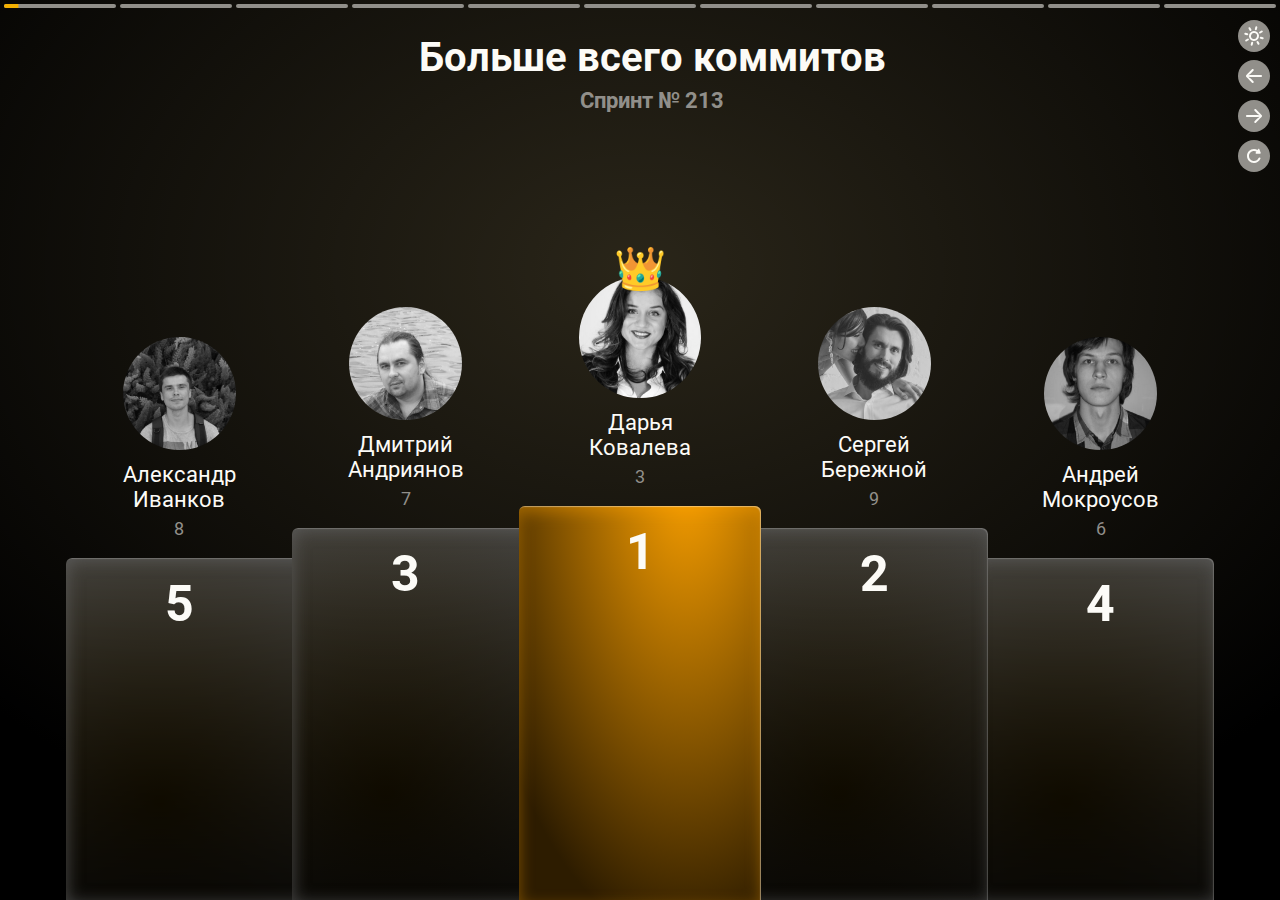
<file: index.html>
<!doctype html><html lang="en"><head><meta charset="UTF-8"/><meta name="viewport" content="width=device-width,initial-scale=1"/><link href="index.css" rel="stylesheet"></head><body><div class="progress-container"></div><div class="player-container"><div class="player"></div></div><div class="actions"><div class="button set-light"><svg width="32" height="32" viewBox="0 0 32 32" fill="none" xmlns="http://www.w3.org/2000/svg"><rect width="32" height="32" rx="16" fill="currentColor"/><circle cx="16.0001" cy="16.0001" r="4" transform="rotate(15 16.0001 16.0001)" stroke="#FCFBF7" stroke-width="2"/><path d="M18.3293 7.30664L17.8117 9.23849" stroke="#FCFBF7" stroke-width="2" stroke-linecap="round" stroke-linejoin="bevel"/><path d="M14.1882 22.7615L13.6706 24.6933" stroke="#FCFBF7" stroke-width="2" stroke-linecap="round" stroke-linejoin="bevel"/><path d="M23.7942 11.5L22.0621 12.5" stroke="#FCFBF7" stroke-width="2" stroke-linecap="round" stroke-linejoin="bevel"/><path d="M9.93774 19.5L8.20569 20.5" stroke="#FCFBF7" stroke-width="2" stroke-linecap="round" stroke-linejoin="bevel"/><path d="M20.5 23.7942L19.5 22.0621" stroke="#FCFBF7" stroke-width="2" stroke-linecap="round" stroke-linejoin="bevel"/><path d="M12.5 9.93774L11.5 8.20569" stroke="#FCFBF7" stroke-width="2" stroke-linecap="round" stroke-linejoin="bevel"/><path d="M24.6934 18.3293L22.7615 17.8117" stroke="#FCFBF7" stroke-width="2" stroke-linecap="round" stroke-linejoin="bevel"/><path d="M9.23853 14.1882L7.30667 13.6706" stroke="#FCFBF7" stroke-width="2" stroke-linecap="round" stroke-linejoin="bevel"/></svg></div><div class="button set-dark"><svg width="32" height="32" viewBox="0 0 32 32" fill="none" xmlns="http://www.w3.org/2000/svg"><rect width="32" height="32" rx="16" fill="currentColor"/><path d="M15.8958 23C13.0541 23 10.167 21.0643 9.04966 18.4994C8.81644 17.964 9.295 17.3915 9.86339 17.5259C12.6117 18.1758 14.6965 17.7311 16.2106 16.2189C17.7246 14.7068 18.1717 12.6225 17.5249 9.87334C17.3912 9.30482 17.9641 8.82692 18.4992 9.06069C21.0631 10.1807 22.9953 13.07 22.9919 15.9121C22.9874 19.8266 19.8103 23 15.8958 23Z" stroke="#FCFBF7" stroke-width="2"/></svg></div><div class="button prev"><svg width="32" height="32" viewBox="0 0 32 32" fill="none" xmlns="http://www.w3.org/2000/svg"><rect width="32" height="32" rx="16" fill="currentColor"/><path fill-rule="evenodd" clip-rule="evenodd" d="M23.5962 17.0579C24.1809 16.4723 24.1809 15.5276 23.5962 14.942C21.7848 13.1277 18.2515 9.58891 17.9625 9.29995C17.5725 8.90995 16.9325 8.90995 16.5425 9.29995C16.1525 9.68995 16.1525 10.3199 16.5425 10.7099L19.2592 13.4267C19.7936 13.961 20.386 14.4323 21.0267 14.833L21.3694 15.0473L21.1613 15.2539C20.4276 15.0853 19.6763 14.9999 18.9219 14.9999H9C8.44772 14.9999 8 15.4477 8 15.9999C8 16.5522 8.44772 16.9999 9 16.9999H18.9219C19.6763 16.9999 20.4276 16.9146 21.1613 16.746L21.3694 16.9526L21.0267 17.1669C20.386 17.5676 19.7936 18.0388 19.2592 18.5732L16.5425 21.2899C16.1525 21.6799 16.1525 22.3099 16.5425 22.6999C16.9325 23.0899 17.5725 23.0899 17.9625 22.6999C18.2515 22.411 21.7848 18.8722 23.5962 17.0579Z" fill="#FCFBF7"/></svg></div><div class="button next"><svg width="32" height="32" viewBox="0 0 32 32" fill="none" xmlns="http://www.w3.org/2000/svg"><rect width="32" height="32" rx="16" fill="currentColor"/><path fill-rule="evenodd" clip-rule="evenodd" d="M23.5962 17.0579C24.1809 16.4723 24.1809 15.5276 23.5962 14.942C21.7848 13.1277 18.2515 9.58891 17.9625 9.29995C17.5725 8.90995 16.9325 8.90995 16.5425 9.29995C16.1525 9.68995 16.1525 10.3199 16.5425 10.7099L19.2592 13.4267C19.7936 13.961 20.386 14.4323 21.0267 14.833L21.3694 15.0473L21.1613 15.2539C20.4276 15.0853 19.6763 14.9999 18.9219 14.9999H9C8.44772 14.9999 8 15.4477 8 15.9999C8 16.5522 8.44772 16.9999 9 16.9999H18.9219C19.6763 16.9999 20.4276 16.9146 21.1613 16.746L21.3694 16.9526L21.0267 17.1669C20.386 17.5676 19.7936 18.0388 19.2592 18.5732L16.5425 21.2899C16.1525 21.6799 16.1525 22.3099 16.5425 22.6999C16.9325 23.0899 17.5725 23.0899 17.9625 22.6999C18.2515 22.411 21.7848 18.8722 23.5962 17.0579Z" fill="#FCFBF7"/></svg></div><div class="button restart"><svg width="32" height="32" viewBox="0 0 32 32" fill="none" xmlns="http://www.w3.org/2000/svg"><rect width="32" height="32" rx="16" fill="currentColor"/><path fill-rule="evenodd" clip-rule="evenodd" d="M22.1733 13.64C22.5968 13.64 22.887 13.2131 22.7312 12.8193L21.2416 9.05532C21.0643 8.60716 20.4576 8.54047 20.1871 8.9394L19.5078 9.94128C18.4763 9.34298 17.2776 9.00005 16 9.00005C12.134 9.00005 9 12.1341 9 16C9 19.866 12.134 23 16 23C18.8712 23 21.3365 21.2715 22.4162 18.8024C22.6375 18.2964 22.4067 17.7068 21.9007 17.4855C21.3946 17.2643 20.805 17.4951 20.5838 18.0011C19.811 19.7683 18.0482 21 16 21C13.2386 21 11 18.7615 11 16C11 13.2386 13.2386 11 16 11C16.8629 11 17.6737 11.218 18.3816 11.6023L17.6351 12.7033C17.365 13.1017 17.6504 13.64 18.1317 13.64H22.1733Z" fill="#FCFBF7"/></svg></div></div><script src="index.125b3a03.js"></script></body></html>
</file>
<file: index.css>
html,
body {
    margin: 0;
    padding: 0;
    height: 100vh;
}

.player-container {
    width: 100vw;
    height: 100vh;
    box-sizing: border-box;
    overflow: hidden;
}

.player {
    display: flex;
    flex-direction: row;
    transition: all ease-in-out 0.3s;
}

.progress-container {
    position: absolute;
    top: 2px;
    left: 2px;
    right: 2px;
    z-index: 1;
    display: flex;
    flex-direction: row;
    justify-content: stretch;
}

.slide-progress {
    flex-grow: 1;
    margin: 2px;
    background-clip: content-box;
    border-radius: 2px;
    overflow: hidden;
}

.slide-progress-value {
    height: 4px;
    background-color: #F4B000;
    transition: transform 0.1s linear;
    transform-origin: left top;
}

.frame {
    width: 100vw;
    height: 100vh;
    flex-shrink: 0;
    border: none;
}

.actions {
    position: absolute;
    top: 20px;
    right: 10px;
}

.button {
    width: 32px;
    height: 32px;
    margin-bottom: 8px;
    cursor: pointer;
    user-select: none;
}

.prev {
    transform: rotate(180deg);
}

@media (max-height: 750px) { 
    .prev {
        display: none;
    }
}

.theme_light .button {
    color: #BFBFBF;
}

.theme_light .button:hover {
    color: #F4B000;
}

.theme_light .slide-progress {
    background: #bfbfbf88;
}

.theme_light .set-light {
    display: none;
}

.theme_dark .button {
    color: #918F8A;
}

.theme_dark .button:hover {
    color: #F4B000;
}

.theme_dark .slide-progress {
    background: #918F8A;
}

.theme_dark .set-dark {
    display: none;
}


/*# sourceMappingURL=[data-uri]*/
</file>
